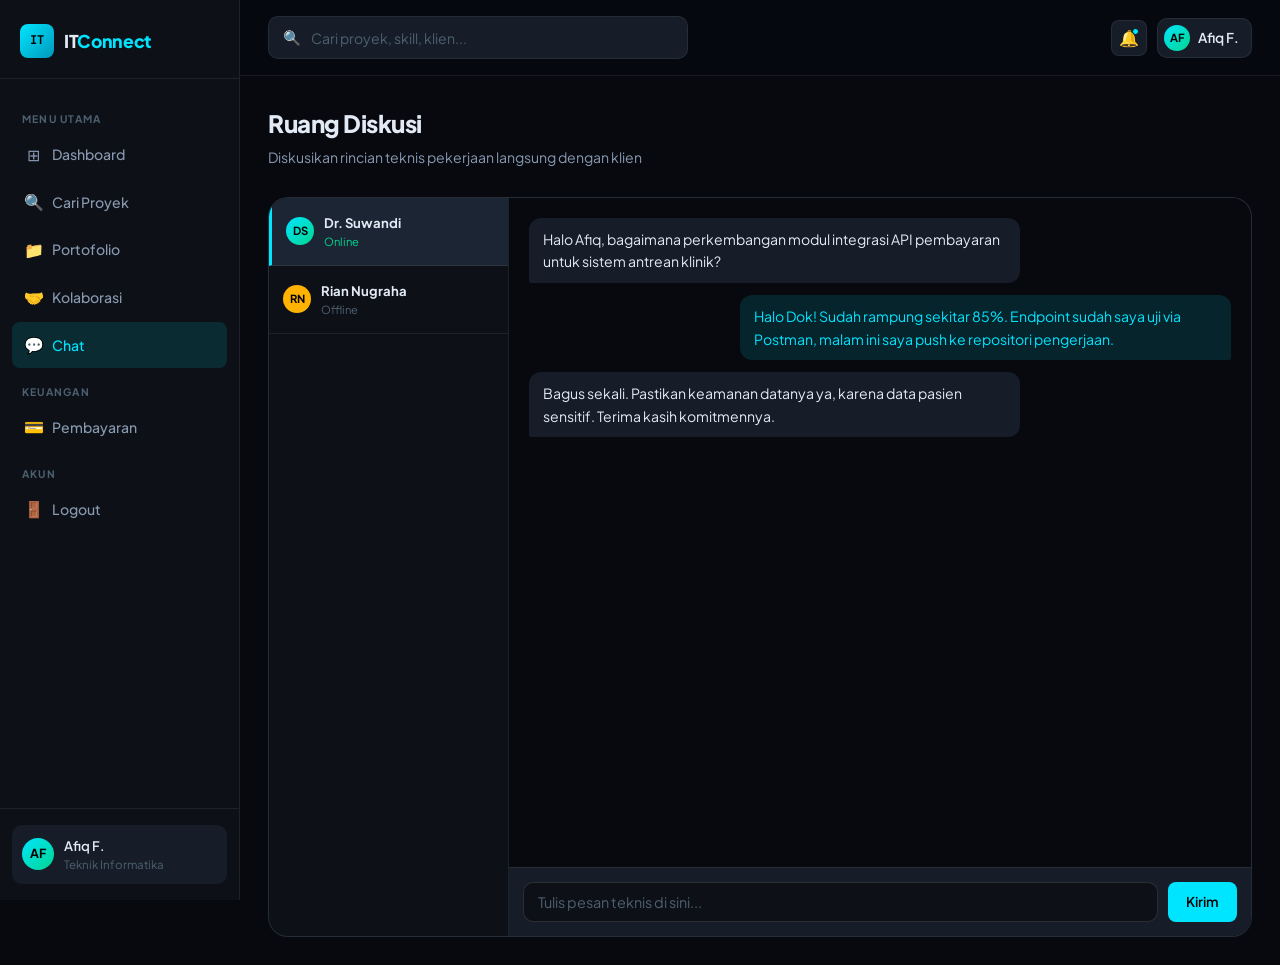
<file: chat.html>
<!DOCTYPE html>
<html lang="id">
<head>
<meta charset="UTF-8"/><meta name="viewport" content="width=device-width,initial-scale=1"/>
<title>ITConnect — Chat</title>
<link rel="stylesheet" href="shared.css"/>
<style>
.chat-box-layout { display: grid; grid-template-columns: 240px 1fr; height: calc(100vh - 160px); background: var(--surface); border: 1px solid var(--border); border-radius: var(--r2); overflow: hidden; }
.chat-sidebar { border-right: 1px solid var(--border); background: var(--bg2); overflow-y: auto; }
.chat-user-item { padding: 14px; border-bottom: 1px solid var(--border); cursor: pointer; display: flex; align-items: center; gap: 10px; transition: background 0.15s; }
.chat-user-item:hover { background: var(--surface); }
.chat-user-item.active { background: var(--surface2); border-left: 3px solid var(--cyan); }
.chat-main-area { display: flex; flex-direction: column; justify-content: space-between; background: var(--bg); }
.chat-messages { padding: 20px; flex: 1; overflow-y: auto; display: flex; flex-direction: column; gap: 12px; }
.msg-bubble { max-width: 70%; padding: 10px 14px; border-radius: 12px; font-size: 0.88rem; }
.msg-incoming { background: var(--surface); align-self: flex-start; color: var(--text); border-bottom-left-radius: 2px; }
.msg-outgoing { background: var(--cyan-dim); color: var(--cyan); align-self: flex-end; border-bottom-right-radius: 2px; }
.chat-input-bar { padding: 14px; border-top: 1px solid var(--border); background: var(--surface); display: flex; gap: 10px; }
</style>
</head>
<body>
<div id="app-root"></div>
<script src="shared-nav.js"></script>
<script>
buildNav('chat','Ruang Diskusi','Diskusikan rincian teknis pekerjaan langsung dengan klien');

document.getElementById('inner-content').innerHTML = `
<div class="chat-box-layout">
  <div class="chat-sidebar">
    <div class="chat-user-item active">
      <div class="avatar" style="width:28px; height:28px; font-size:0.7rem;">DS</div>
      <div>
        <div style="font-size:0.82rem; font-weight:700;">Dr. Suwandi</div>
        <div style="font-size:0.7rem; color:var(--green)">Online</div>
      </div>
    </div>
    <div class="chat-user-item">
      <div class="avatar" style="width:28px; height:28px; font-size:0.7rem; background:var(--amber)">RN</div>
      <div>
        <div style="font-size:0.82rem; font-weight:700;">Rian Nugraha</div>
        <div style="font-size:0.7rem; color:var(--text3)">Offline</div>
      </div>
    </div>
  </div>
  
  <div class="chat-main-area">
    <div class="chat-messages">
      <div class="msg-bubble msg-incoming">Halo Afiq, bagaimana perkembangan modul integrasi API pembayaran untuk sistem antrean klinik?</div>
      <div class="msg-bubble msg-outgoing">Halo Dok! Sudah rampung sekitar 85%. Endpoint sudah saya uji via Postman, malam ini saya push ke repositori pengerjaan.</div>
      <div class="msg-bubble msg-incoming">Bagus sekali. Pastikan keamanan datanya ya, karena data pasien sensitif. Terima kasih komitmennya.</div>
    </div>
    <div class="chat-input-bar">
      <input type="text" class="input-field" placeholder="Tulis pesan teknis di sini..." style="margin-bottom:0; flex:1;"/>
      <button class="btn btn-primary">Kirim</button>
    </div>
  </div>
</div>`;
</script>
</body>
</html>
</file>
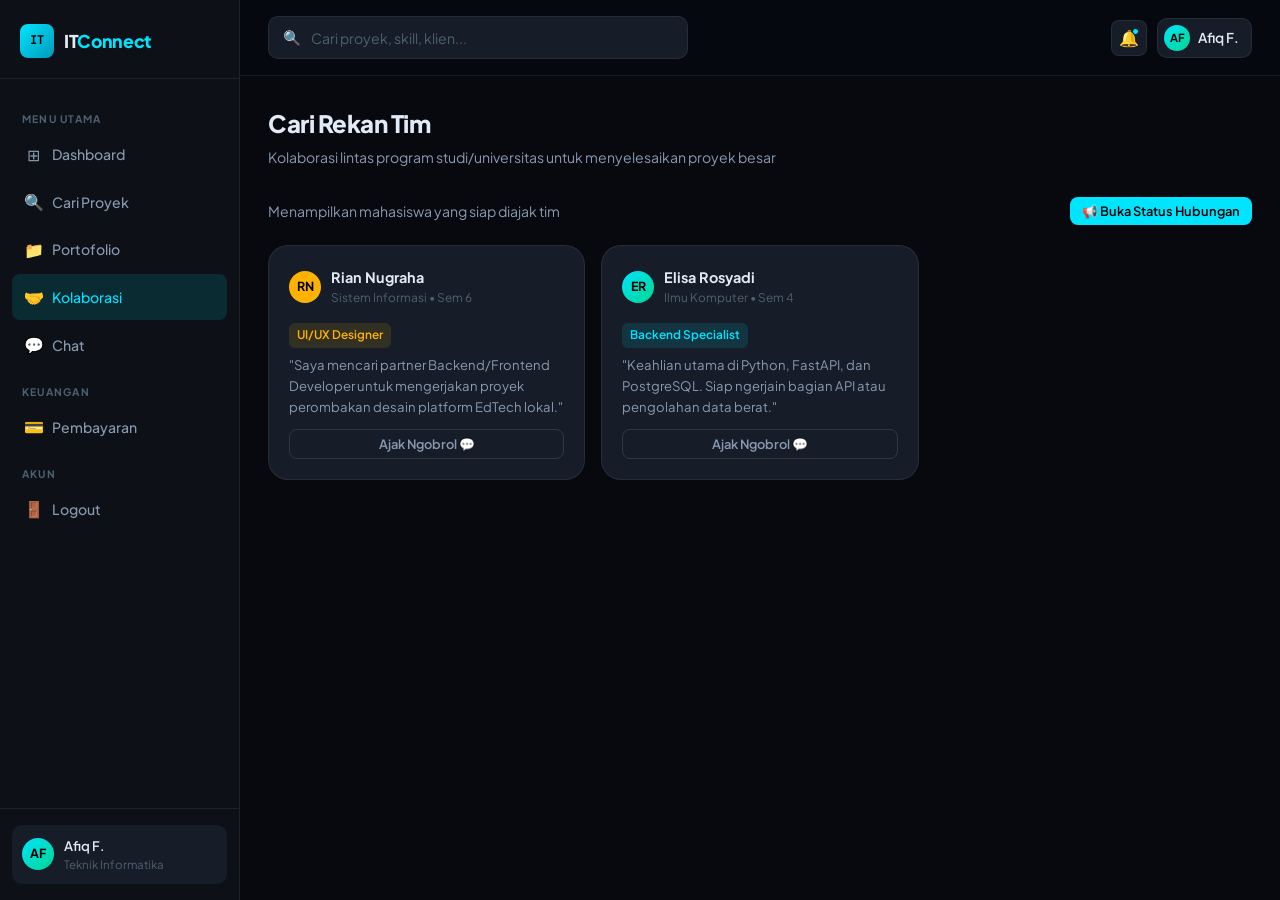
<file: collab.html>
<!DOCTYPE html>
<html lang="id">
<head>
<meta charset="UTF-8"/><meta name="viewport" content="width=device-width,initial-scale=1"/>
<title>ITConnect — Kolaborasi</title>
<link rel="stylesheet" href="shared.css"/>
<style>
.collab-grid { display: grid; grid-template-columns: repeat(auto-fill, minmax(300px, 1fr)); gap: 16px; }
.collab-card { background: var(--surface); border: 1px solid var(--border); border-radius: var(--r2); padding: 20px; display: flex; flex-direction: column; justify-content: space-between; }
</style>
</head>
<body>
<div id="app-root"></div>
<script src="shared-nav.js"></script>
<script>
buildNav('collab','Cari Rekan Tim','Kolaborasi lintas program studi/universitas untuk menyelesaikan proyek besar');

document.getElementById('inner-content').innerHTML = `
<div style="margin-bottom:20px; display:flex; justify-content:space-between; align-items:center;">
  <div style="font-size:0.88rem; color:var(--text2)">Menampilkan mahasiswa yang siap diajak tim</div>
  <button class="btn btn-primary btn-sm" onclick="alert('Status Anda diubah menjadi Terbuka untuk Kolaborasi')">📢 Buka Status Hubungan</button>
</div>

<div class="collab-grid">
  <div class="collab-card">
    <div>
      <div style="display:flex; align-items:center; gap:10px; margin-bottom:12px;">
        <div class="avatar" style="background:var(--amber); color:#000;">RN</div>
        <div>
          <div style="font-weight:700; font-size:0.9rem;">Rian Nugraha</div>
          <div style="font-size:0.74rem; color:var(--text3)">Sistem Informasi • Sem 6</div>
        </div>
      </div>
      <div style="margin-bottom:12px;">
        <span class="badge badge-amber" style="margin-bottom:6px;">UI/UX Designer</span>
        <p style="font-size:0.82rem; color:var(--text2)">"Saya mencari partner Backend/Frontend Developer untuk mengerjakan proyek perombakan desain platform EdTech lokal."</p>
      </div>
    </div>
    <button class="btn btn-outline btn-sm" style="width:100%; justify-content:center;" onclick="window.location.href='chat.html'">Ajak Ngobrol 💬</button>
  </div>

  <div class="collab-card">
    <div>
      <div style="display:flex; align-items:center; gap:10px; margin-bottom:12px;">
        <div class="avatar">ER</div>
        <div>
          <div style="font-weight:700; font-size:0.9rem;">Elisa Rosyadi</div>
          <div style="font-size:0.74rem; color:var(--text3)">Ilmu Komputer • Sem 4</div>
        </div>
      </div>
      <div style="margin-bottom:12px;">
        <span class="badge badge-cyan" style="margin-bottom:6px;">Backend Specialist</span>
        <p style="font-size:0.82rem; color:var(--text2)">"Keahlian utama di Python, FastAPI, dan PostgreSQL. Siap ngerjain bagian API atau pengolahan data berat."</p>
      </div>
    </div>
    <button class="btn btn-outline btn-sm" style="width:100%; justify-content:center;" onclick="window.location.href='chat.html'">Ajak Ngobrol 💬</button>
  </div>
</div>`;
</script>
</body>
</html>
</file>
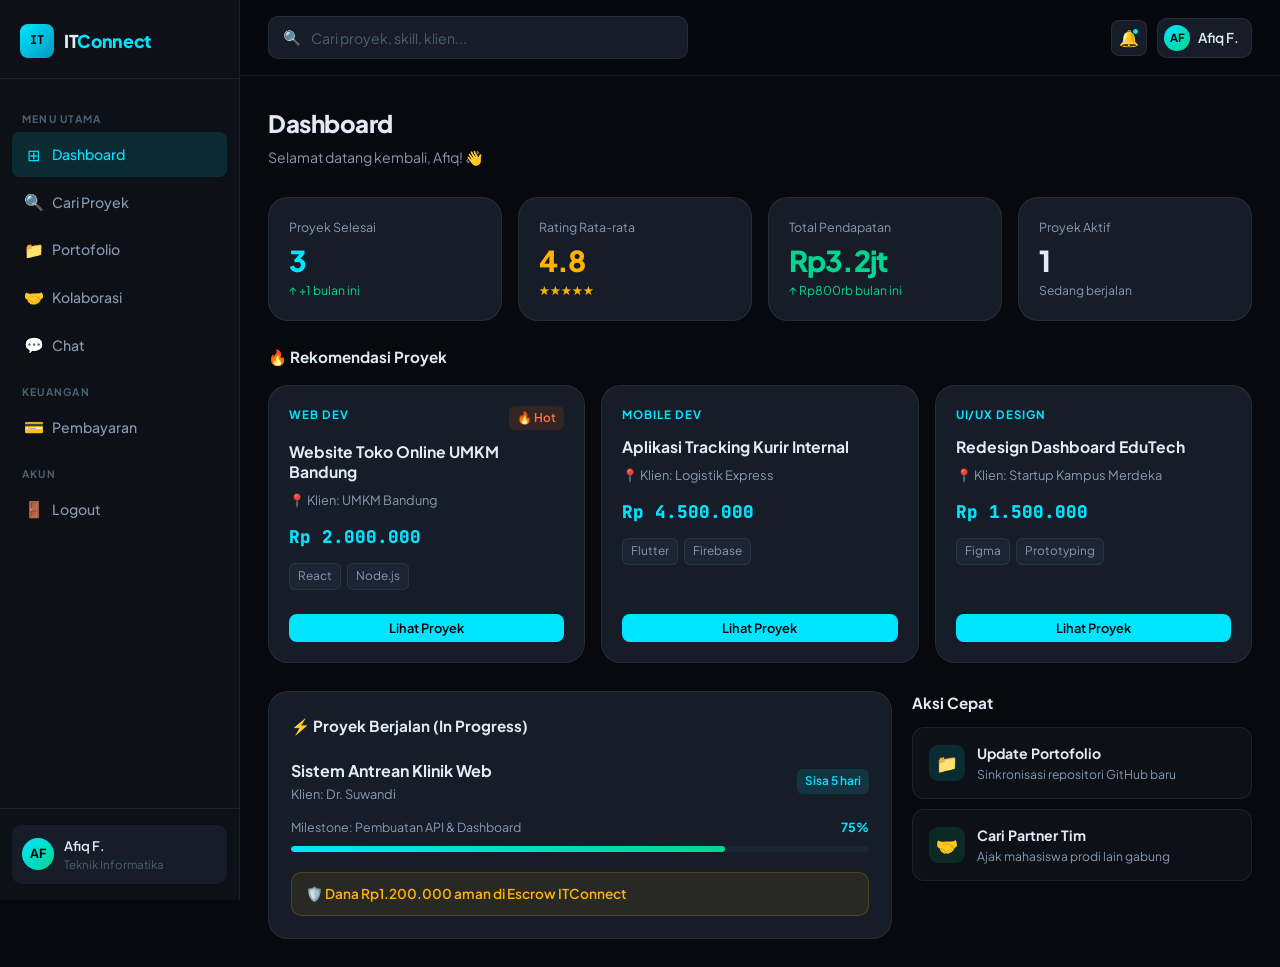
<file: dashboard.html>
<!DOCTYPE html>
<html lang="id">
<head>
<meta charset="UTF-8"/><meta name="viewport" content="width=device-width,initial-scale=1"/>
<title>ITConnect — Dashboard</title>
<link rel="stylesheet" href="shared.css"/>
<style>
.rec-grid { display:grid; grid-template-columns:repeat(auto-fill,minmax(280px,1fr)); gap:16px; margin-bottom:28px; }
.proj-card {
  background:var(--surface); border:1px solid var(--border);
  border-radius:var(--r2); padding:20px;
  display:flex; flex-direction:column; justify-content:space-between;
  transition:all .2s; cursor:pointer;
}
.proj-card:hover { border-color:var(--border2); transform:translateY(-2px); box-shadow:0 8px 30px rgba(0,0,0,0.3); }
.proj-card-top { display:flex; justify-content:space-between; align-items:flex-start; margin-bottom:12px; }
.proj-cat { font-size:0.72rem; font-weight:700; text-transform:uppercase; letter-spacing:0.08em; color:var(--cyan); }
.proj-hot { font-size:0.75rem; background:rgba(255,100,0,0.12); color:#ff7043; padding:2px 8px; border-radius:6px; font-weight:600; }
.proj-title { font-size:0.98rem; font-weight:700; margin-bottom:8px; line-height:1.3; }
.proj-client { font-size:0.8rem; color:var(--text2); margin-bottom:12px; }
.proj-budget { font-size:1.1rem; font-weight:800; color:var(--cyan); font-family:var(--mono); margin-bottom:12px; }
.proj-skills { display:flex; gap:6px; flex-wrap:wrap; margin-bottom:14px; }
.proj-skill { padding:3px 8px; border-radius:6px; font-size:0.74rem; background:var(--surface2); border:1px solid var(--border); color:var(--text2); }

.two-col { display:grid; grid-template-columns:1fr 340px; gap:20px; }
.progress-section { background:var(--surface); border:1px solid var(--border); border-radius:var(--r2); padding:22px; }
.progress-title { font-size:0.95rem; font-weight:700; margin-bottom:20px; display:flex; align-items:center; gap:6px; }

.stat-row { display:flex; justify-content:space-between; align-items:center; padding:12px 0; border-bottom:1px solid var(--border); }
.stat-row:last-child { border-bottom:none; }
.stat-row-label { font-size:0.85rem; color:var(--text2); }
.stat-row-val { font-size:1.1rem; font-weight:800; font-family:var(--mono); }

.quick-actions { display:flex; flex-direction:column; gap:10px; }
.quick-action {
  display:flex; align-items:center; gap:12px;
  padding:14px 16px; border-radius:12px;
  background:var(--bg2); border:1px solid var(--border);
  cursor:pointer; transition:all .15s; text-decoration:none; color:var(--text);
}
.quick-action:hover { background:var(--surface); border-color:var(--border2); }
.qa-icon { width:36px; height:36px; border-radius:9px; display:flex; align-items:center; justify-content:center; font-size:1.1rem; flex-shrink:0; }
.qa-title { font-size:0.88rem; font-weight:700; }
.qa-sub   { font-size:0.76rem; color:var(--text2); }

@media(max-width:992px) { .two-col { grid-template-columns: 1fr; } }
</style>
</head>
<body>
<div id="app-root"></div>
<script src="shared-nav.js"></script>
<script>
buildNav('dashboard','Dashboard','Selamat datang kembali, Afiq! 👋');

document.getElementById('inner-content').innerHTML = `
<div class="stats-row">
  <div class="stat-card">
    <div class="stat-label">Proyek Selesai</div>
    <div class="stat-value" style="color:var(--cyan)">3</div>
    <div class="stat-change">↑ +1 bulan ini</div>
  </div>
  <div class="stat-card">
    <div class="stat-label">Rating Rata-rata</div>
    <div class="stat-value" style="color:var(--amber)">4.8</div>
    <div class="stat-change" style="color:var(--amber)">★★★★★</div>
  </div>
  <div class="stat-card">
    <div class="stat-label">Total Pendapatan</div>
    <div class="stat-value" style="color:var(--green)">Rp3.2jt</div>
    <div class="stat-change">↑ Rp800rb bulan ini</div>
  </div>
  <div class="stat-card">
    <div class="stat-label">Proyek Aktif</div>
    <div class="stat-value">1</div>
    <div class="stat-change" style="color:var(--text2)">Sedang berjalan</div>
  </div>
</div>

<div class="card-title" style="margin-bottom:16px;">🔥 Rekomendasi Proyek</div>
<div class="rec-grid">
  <div class="proj-card" onclick="window.location.href='projects.html'">
    <div>
      <div class="proj-card-top">
        <span class="proj-cat">Web Dev</span>
        <span class="proj-hot">🔥 Hot</span>
      </div>
      <div class="proj-title">Website Toko Online UMKM Bandung</div>
      <div class="proj-client">📍 Klien: UMKM Bandung</div>
      <div class="proj-budget">Rp 2.000.000</div>
      <div class="proj-skills">
        <span class="proj-skill">React</span>
        <span class="proj-skill">Node.js</span>
      </div>
    </div>
    <button class="btn btn-primary btn-sm" style="width:100%; justify-content:center; margin-top:10px;">Lihat Proyek</button>
  </div>

  <div class="proj-card" onclick="window.location.href='projects.html'">
    <div>
      <div class="proj-card-top">
        <span class="proj-cat">Mobile Dev</span>
      </div>
      <div class="proj-title">Aplikasi Tracking Kurir Internal</div>
      <div class="proj-client">📍 Klien: Logistik Express</div>
      <div class="proj-budget">Rp 4.500.000</div>
      <div class="proj-skills">
        <span class="proj-skill">Flutter</span>
        <span class="proj-skill">Firebase</span>
      </div>
    </div>
    <button class="btn btn-primary btn-sm" style="width:100%; justify-content:center; margin-top:10px;">Lihat Proyek</button>
  </div>

  <div class="proj-card" onclick="window.location.href='projects.html'">
    <div>
      <div class="proj-card-top">
        <span class="proj-cat">UI/UX Design</span>
      </div>
      <div class="proj-title">Redesign Dashboard EduTech</div>
      <div class="proj-client">📍 Klien: Startup Kampus Merdeka</div>
      <div class="proj-budget">Rp 1.500.000</div>
      <div class="proj-skills">
        <span class="proj-skill">Figma</span>
        <span class="proj-skill">Prototyping</span>
      </div>
    </div>
    <button class="btn btn-primary btn-sm" style="width:100%; justify-content:center; margin-top:10px;">Lihat Proyek</button>
  </div>
</div>

<div class="two-col">
  <div class="progress-section">
    <div class="progress-title">⚡ Proyek Berjalan (In Progress)</div>
    <div style="margin-bottom:14px; display:flex; justify-content:space-between; align-items:center;">
      <div>
        <div style="font-weight:700; font-size:1rem;">Sistem Antrean Klinik Web</div>
        <div style="font-size:0.8rem; color:var(--text2)">Klien: Dr. Suwandi</div>
      </div>
      <span class="badge badge-cyan">Sisa 5 hari</span>
    </div>
    <div style="margin-bottom:8px; display:flex; justify-content:space-between; font-size:0.78rem;">
      <span style="color:var(--text2)">Milestone: Pembuatan API & Dashboard</span>
      <span style="font-weight:700; color:var(--cyan);">75%</span>
    </div>
    <div class="progress-bar" style="margin-bottom:20px;">
      <div class="progress-fill" style="width: 75%"></div>
    </div>
    <div class="escrow-status">🛡️ Dana Rp1.200.000 aman di Escrow ITConnect</div>
  </div>

  <div>
    <div class="card-title" style="margin-bottom:12px;">Aksi Cepat</div>
    <div class="quick-actions">
      <a href="portfolio.html" class="quick-action">
        <div class="qa-icon" style="background:var(--cyan-dim); color:var(--cyan)">📁</div>
        <div>
          <div class="qa-title">Update Portofolio</div>
          <div class="qa-sub">Sinkronisasi repositori GitHub baru</div>
        </div>
      </a>
      <a href="collab.html" class="quick-action">
        <div class="qa-icon" style="background:var(--green-dim); color:var(--green)">🤝</div>
        <div>
          <div class="qa-title">Cari Partner Tim</div>
          <div class="qa-sub">Ajak mahasiswa prodi lain gabung</div>
        </div>
      </a>
    </div>
  </div>
</div>`;
</script>
</body>
</html>
</file>
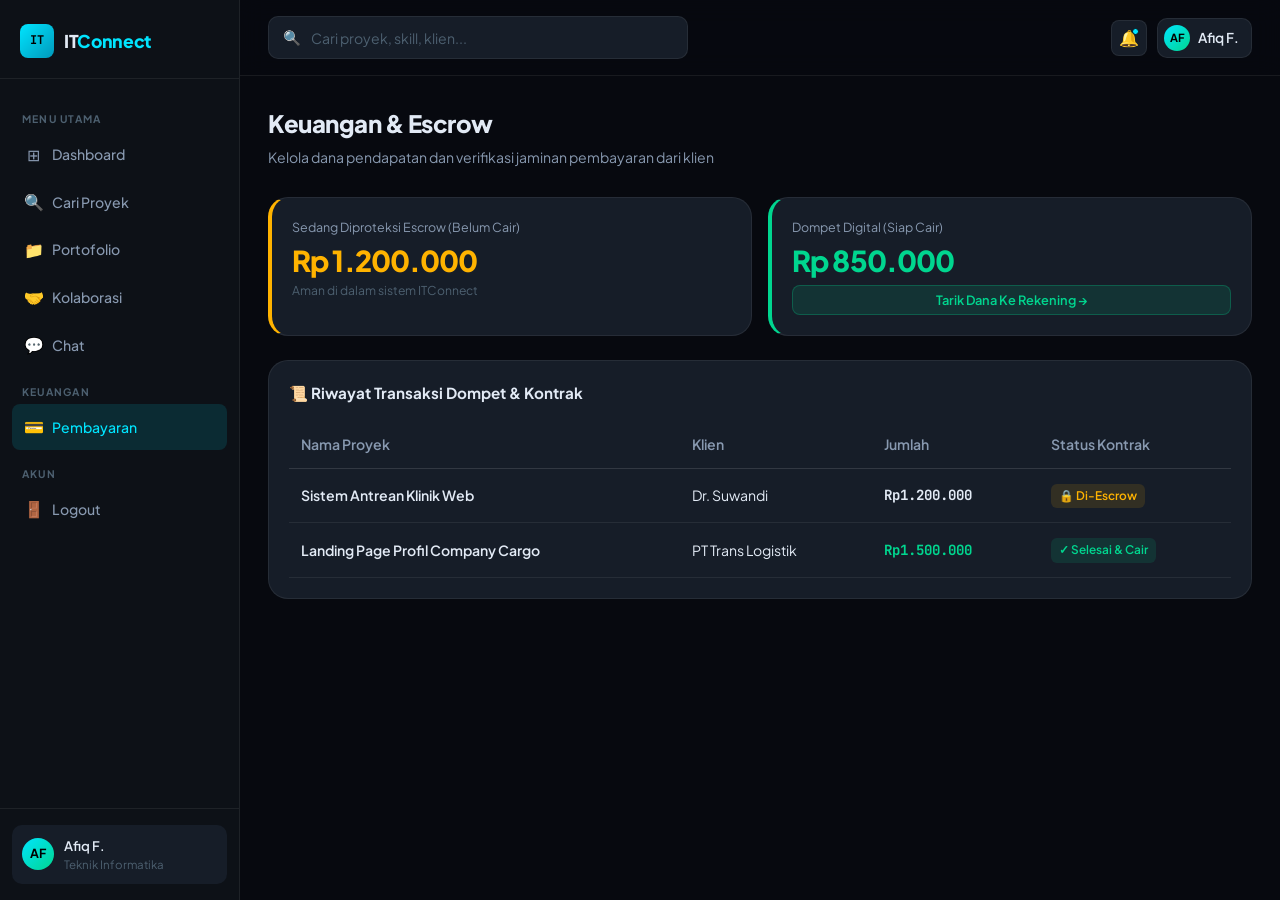
<file: payment.html>
<!DOCTYPE html>
<html lang="id">
<head>
<meta charset="UTF-8"/><meta name="viewport" content="width=device-width,initial-scale=1"/>
<title>ITConnect — Pembayaran</title>
<link rel="stylesheet" href="shared.css"/>
<style>
.pay-table { width: 100%; border-collapse: collapse; text-align: left; font-size: 0.88rem; margin-top: 14px; }
.pay-table th { padding: 12px; border-bottom: 1px solid var(--border2); color: var(--text2); font-weight: 600; }
.pay-table td { padding: 14px 12px; border-bottom: 1px solid var(--border); }
</style>
</head>
<body>
<div id="app-root"></div>
<script src="shared-nav.js"></script>
<script>
buildNav('payment','Keuangan & Escrow','Kelola dana pendapatan dan verifikasi jaminan pembayaran dari klien');

document.getElementById('inner-content').innerHTML = `
<div class="stats-row" style="grid-template-columns: 1fr 1fr;">
  <div class="stat-card" style="border-left: 4px solid var(--amber);">
    <div class="stat-label">Sedang Diproteksi Escrow (Belum Cair)</div>
    <div class="stat-value" style="color:var(--amber)">Rp 1.200.000</div>
    <div class="stat-change" style="color:var(--text3)">Aman di dalam sistem ITConnect</div>
  </div>
  <div class="stat-card" style="border-left: 4px solid var(--green);">
    <div class="stat-label">Dompet Digital (Siap Cair)</div>
    <div class="stat-value" style="color:var(--green)">Rp 850.000</div>
    <button class="btn btn-success btn-sm" style="margin-top:10px; width:100%; justify-content:center;" onclick="alert('Dana sedang ditransfer ke rekening bank Anda!')">Tarik Dana Ke Rekening →</button>
  </div>
</div>

<div class="card">
  <div class="card-title">📜 Riwayat Transaksi Dompet & Kontrak</div>
  <table class="pay-table">
    <thead>
      <tr>
        <th>Nama Proyek</th>
        <th>Klien</th>
        <th>Jumlah</th>
        <th>Status Kontrak</th>
      </tr>
    </thead>
    <tbody>
      <tr>
        <td style="font-weight:600;">Sistem Antrean Klinik Web</td>
        <td>Dr. Suwandi</td>
        <td style="font-family:var(--mono); font-weight:700;">Rp1.200.000</td>
        <td><span class="badge badge-amber">🔒 Di-Escrow</span></td>
      </tr>
      <tr>
        <td style="font-weight:600;">Landing Page Profil Company Cargo</td>
        <td>PT Trans Logistik</td>
        <td style="font-family:var(--mono); font-weight:700; color:var(--green)">Rp1.500.000</td>
        <td><span class="badge badge-green">✓ Selesai & Cair</span></td>
      </tr>
    </tbody>
  </table>
</div>`;
</script>
</body>
</html>
</file>
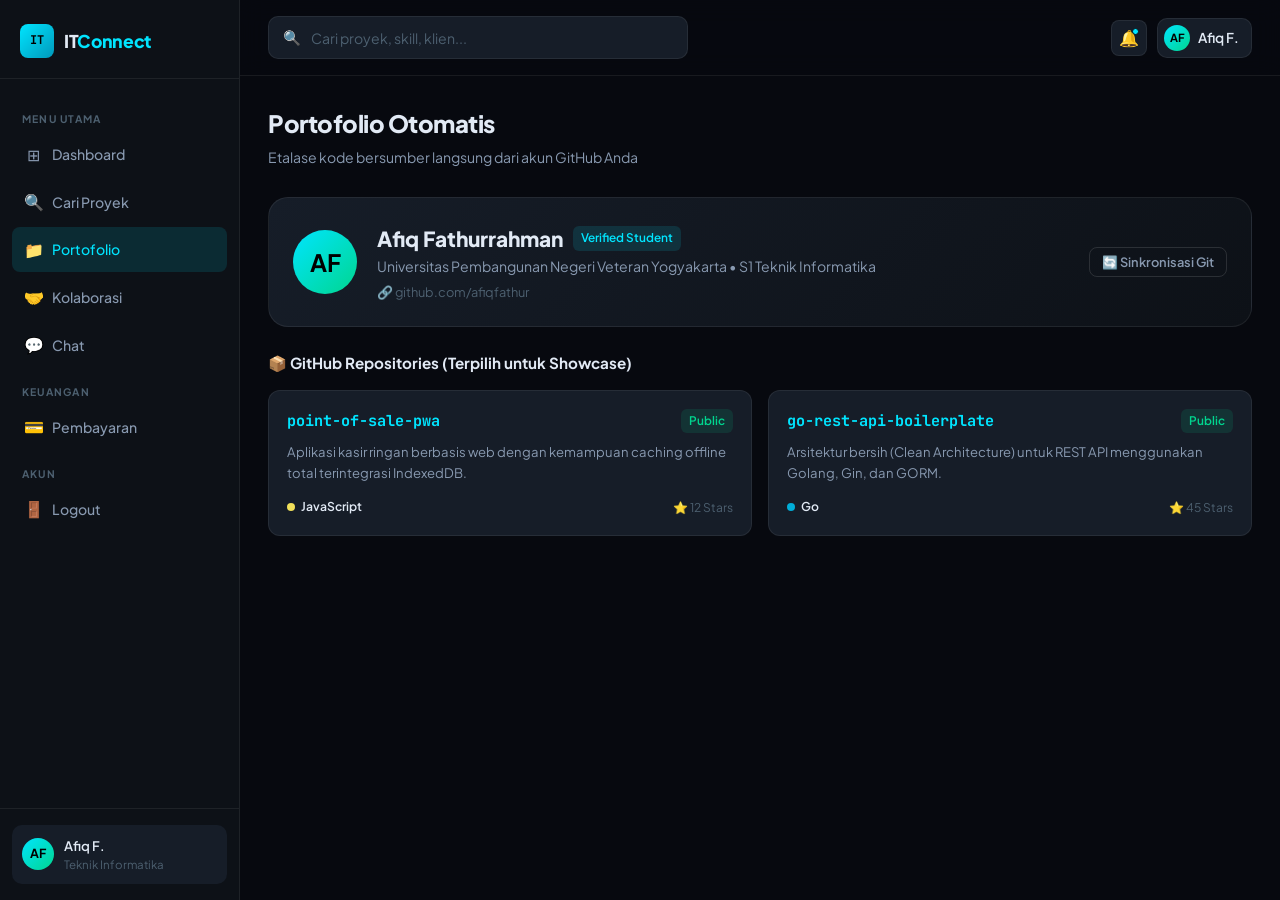
<file: portofolio.html>
<!DOCTYPE html>
<html lang="id">
<head>
<meta charset="UTF-8"/><meta name="viewport" content="width=device-width,initial-scale=1"/>
<title>ITConnect — Portofolio</title>
<link rel="stylesheet" href="shared.css"/>
<style>
.profile-hero { background: linear-gradient(135deg, var(--surface), var(--bg2)); border: 1px solid var(--border); border-radius: var(--r2); padding: 24px; display: flex; align-items: center; gap: 20px; margin-bottom: 24px; }
.repo-grid { display: grid; grid-template-columns: repeat(auto-fill, minmax(320px, 1fr)); gap: 16px; }
.repo-card { background: var(--surface); border: 1px solid var(--border); border-radius: var(--r); padding: 18px; display: flex; flex-direction: column; justify-content: space-between; }
.repo-lang { display: flex; align-items: center; gap: 6px; font-size: 0.76rem; font-weight: 600; }
.lang-dot { width: 8px; height: 8px; border-radius: 50%; }
</style>
</head>
<body>
<div id="app-root"></div>
<script src="shared-nav.js"></script>
<script>
buildNav('portfolio','Portofolio Otomatis','Etalase kode bersumber langsung dari akun GitHub Anda');

document.getElementById('inner-content').innerHTML = `
<div class="profile-hero">
  <div class="avatar" style="width:64px; height:64px; font-size:1.5rem;">AF</div>
  <div style="flex:1;">
    <div style="display:flex; align-items:center; gap:10px;">
      <h2 style="font-size:1.3rem; font-weight:800;">Afiq Fathurrahman</h2>
      <span class="badge badge-cyan">Verified Student</span>
    </div>
    <p style="font-size:0.88rem; color:var(--text2)">Universitas Pembangunan Negeri Veteran Yogyakarta • S1 Teknik Informatika</p>
    <div style="font-size:0.8rem; color:var(--text3); margin-top:4px;">🔗 github.com/afiqfathur</div>
  </div>
  <button class="btn btn-outline btn-sm" onclick="alert('Mengambil repositori terbaru...')">🔄 Sinkronisasi Git</button>
</div>

<div class="card-title" style="margin-bottom:14px;">📦 GitHub Repositories (Terpilih untuk Showcase)</div>
<div class="repo-grid">
  <div class="repo-card">
    <div>
      <div style="display:flex; justify-content:space-between; margin-bottom:8px;">
        <span style="font-family:var(--mono); font-weight:700; font-size:0.95rem; color:var(--cyan)">point-of-sale-pwa</span>
        <span class="badge badge-green">Public</span>
      </div>
      <p style="font-size:0.82rem; color:var(--text2); margin-bottom:14px;">Aplikasi kasir ringan berbasis web dengan kemampuan caching offline total terintegrasi IndexedDB.</p>
    </div>
    <div style="display:flex; justify-content:space-between; align-items:center;">
      <div class="repo-lang"><div class="lang-dot" style="background:#f1e05a"></div>JavaScript</div>
      <span style="font-size:0.75rem; color:var(--text3)">⭐ 12 Stars</span>
    </div>
  </div>

  <div class="repo-card">
    <div>
      <div style="display:flex; justify-content:space-between; margin-bottom:8px;">
        <span style="font-family:var(--mono); font-weight:700; font-size:0.95rem; color:var(--cyan)">go-rest-api-boilerplate</span>
        <span class="badge badge-green">Public</span>
      </div>
      <p style="font-size:0.82rem; color:var(--text2); margin-bottom:14px;">Arsitektur bersih (Clean Architecture) untuk REST API menggunakan Golang, Gin, dan GORM.</p>
    </div>
    <div style="display:flex; justify-content:space-between; align-items:center;">
      <div class="repo-lang"><div class="lang-dot" style="background:#00add8"></div>Go</div>
      <span style="font-size:0.75rem; color:var(--text3)">⭐ 45 Stars</span>
    </div>
  </div>
</div>`;
</script>
</body>
</html>
</file>
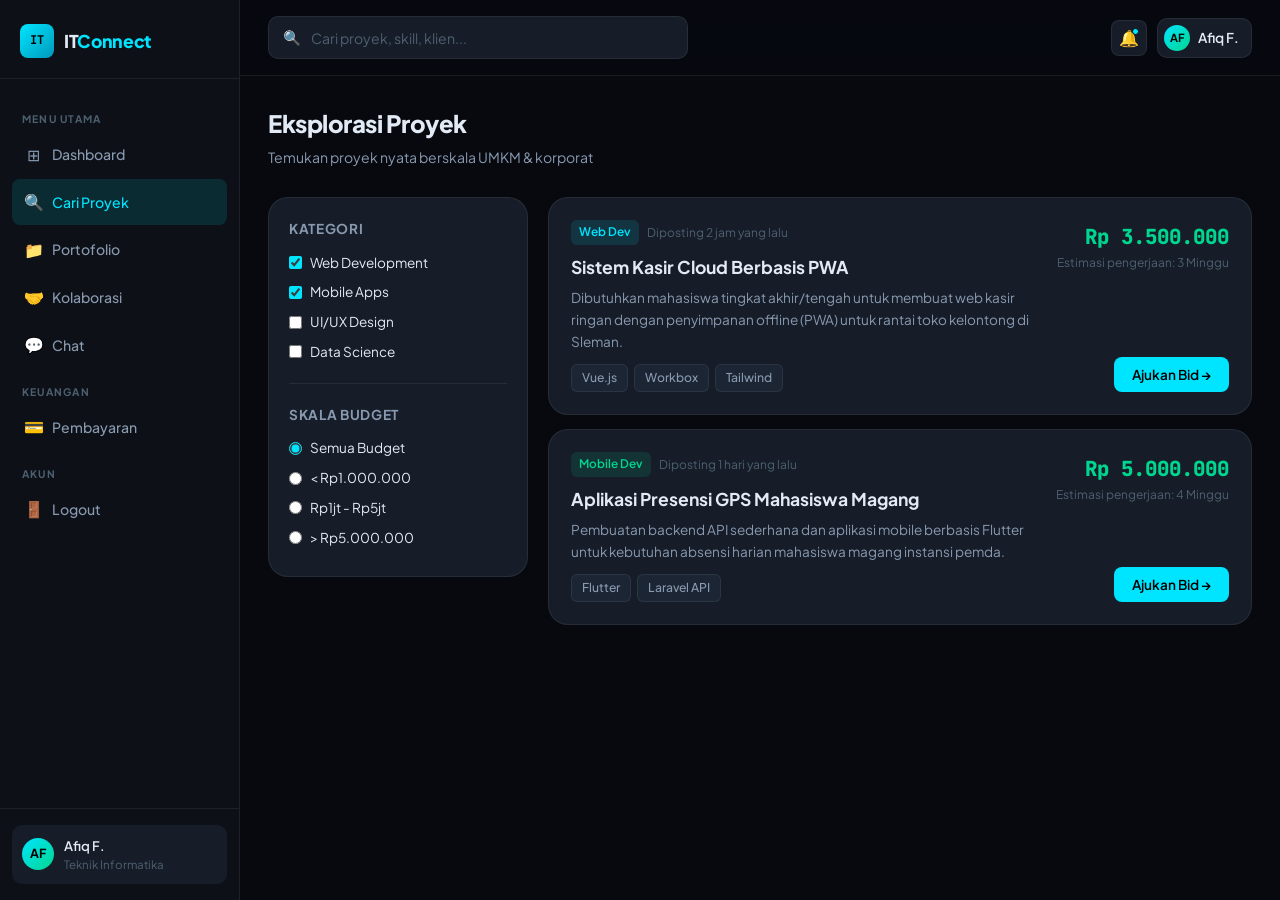
<file: projects.html>
<!DOCTYPE html>
<html lang="id">
<head>
<meta charset="UTF-8"/><meta name="viewport" content="width=device-width,initial-scale=1"/>
<title>ITConnect — Cari Proyek</title>
<link rel="stylesheet" href="shared.css"/>
<style>
.search-grid { display: grid; grid-template-columns: 260px 1fr; gap: 20px; }
.filter-card { background: var(--surface); border: 1px solid var(--border); border-radius: var(--r2); padding: 20px; height: fit-content; }
.filter-title { font-size: 0.85rem; font-weight: 700; text-transform: uppercase; letter-spacing: 0.05em; color: var(--text2); margin-bottom: 12px; }
.filter-option { display: flex; align-items: center; gap: 8px; font-size: 0.85rem; color: var(--text); margin-bottom: 8px; cursor: pointer; }
.filter-option input { accent-color: var(--cyan); }

.project-list { display: flex; flex-direction: column; gap: 14px; }
.feed-card {
  background: var(--surface); border: 1px solid var(--border); border-radius: var(--r2); padding: 22px;
  transition: all 0.2s; display: grid; grid-template-columns: 1fr 180px; gap: 20px;
}
.feed-card:hover { border-color: var(--border2); transform: translateX(2px); }
.feed-info { display: flex; flex-direction: column; justify-content: space-between; }
.feed-meta { display: flex; align-items: center; gap: 12px; font-size: 0.78rem; color: var(--text3); margin-top: auto; }
.feed-right { display: flex; flex-direction: column; justify-content: space-between; align-items: flex-end; text-align: right; }
</style>
</head>
<body>
<div id="app-root"></div>
<script src="shared-nav.js"></script>
<script>
buildNav('projects','Eksplorasi Proyek','Temukan proyek nyata berskala UMKM & korporat');

document.getElementById('inner-content').innerHTML = `
<div class="search-grid">
  <!-- FILTER SIDEBAR -->
  <div class="filter-card">
    <div class="filter-title">Kategori</div>
    <label class="filter-option"><input type="checkbox" checked/> Web Development</label>
    <label class="filter-option"><input type="checkbox" checked/> Mobile Apps</label>
    <label class="filter-option"><input type="checkbox"/> UI/UX Design</label>
    <label class="filter-option"><input type="checkbox"/> Data Science</label>

    <div class="divider"></div>
    <div class="filter-title">Skala Budget</div>
    <label class="filter-option"><input type="radio" name="b" checked/> Semua Budget</label>
    <label class="filter-option"><input type="radio" name="b"/> < Rp1.000.000</label>
    <label class="filter-option"><input type="radio" name="b"/> Rp1jt - Rp5jt</label>
    <label class="filter-option"><input type="radio" name="b"/> > Rp5.000.000</label>
  </div>

  <!-- FEED LIST -->
  <div class="project-list">
    <div class="feed-card">
      <div class="feed-info">
        <div>
          <div style="display:flex; gap:8px; align-items:center; margin-bottom:8px;">
            <span class="badge badge-cyan">Web Dev</span>
            <span style="font-size:0.75rem; color:var(--text3)">Diposting 2 jam yang lalu</span>
          </div>
          <div style="font-size:1.1rem; font-weight:700; margin-bottom:6px;">Sistem Kasir Cloud Berbasis PWA</div>
          <p style="font-size:0.85rem; color:var(--text2); margin-bottom:12px;">Dibutuhkan mahasiswa tingkat akhir/tengah untuk membuat web kasir ringan dengan penyimpanan offline (PWA) untuk rantai toko kelontong di Sleman.</p>
        </div>
        <div class="tags">
          <span class="tag">Vue.js</span><span class="tag">Workbox</span><span class="tag">Tailwind</span>
        </div>
      </div>
      <div class="feed-right">
        <div>
          <div style="font-size:1.3rem; font-weight:800; color:var(--green); font-family:var(--mono);">Rp 3.500.000</div>
          <div style="font-size:0.75rem; color:var(--text3)">Estimasi pengerjaan: 3 Minggu</div>
        </div>
        <button class="btn btn-primary" onclick="alert('Berhasil mengirim lamaran proyek! Portofolio otomatis Anda telah terlampir.')">Ajukan Bid →</button>
      </div>
    </div>

    <div class="feed-card">
      <div class="feed-info">
        <div>
          <div style="display:flex; gap:8px; align-items:center; margin-bottom:8px;">
            <span class="badge badge-green">Mobile Dev</span>
            <span style="font-size:0.75rem; color:var(--text3)">Diposting 1 hari yang lalu</span>
          </div>
          <div style="font-size:1.1rem; font-weight:700; margin-bottom:6px;">Aplikasi Presensi GPS Mahasiswa Magang</div>
          <p style="font-size:0.85rem; color:var(--text2); margin-bottom:12px;">Pembuatan backend API sederhana dan aplikasi mobile berbasis Flutter untuk kebutuhan absensi harian mahasiswa magang instansi pemda.</p>
        </div>
        <div class="tags">
          <span class="tag">Flutter</span><span class="tag">Laravel API</span>
        </div>
      </div>
      <div class="feed-right">
        <div>
          <div style="font-size:1.3rem; font-weight:800; color:var(--green); font-family:var(--mono);">Rp 5.000.000</div>
          <div style="font-size:0.75rem; color:var(--text3)">Estimasi pengerjaan: 4 Minggu</div>
        </div>
        <button class="btn btn-primary" onclick="alert('Berhasil mengirim lamaran proyek!')">Ajukan Bid →</button>
      </div>
    </div>
  </div>
</div>`;
</script>
</body>
</html>
</file>
<file: shared.css>
@import url('https://fonts.googleapis.com/css2?family=Plus+Jakarta+Sans:wght@300;400;500;600;700;800&family=JetBrains+Mono:wght@400;500;700&display=swap');

:root {
  --bg:        #07090f;
  --bg2:       #0d1117;
  --bg3:       #131920;
  --surface:   #161d28;
  --surface2:  #1c2533;
  --border:    rgba(255,255,255,0.07);
  --border2:   rgba(255,255,255,0.12);
  --cyan:      #00e5ff;
  --cyan-dim:  rgba(0,229,255,0.12);
  --cyan-glow: rgba(0,229,255,0.25);
  --green:     #00d68f;
  --green-dim: rgba(0,214,143,0.12);
  --amber:     #ffb300;
  --red:       #ff4d6d;
  --text:      #e2eaf5;
  --text2:     #8899b0;
  --text3:     #4d6070;
  --mono:      'JetBrains Mono', monospace;
  --sans:      'Plus Jakarta Sans', sans-serif;
  --r:         12px;
  --r2:        20px;
}

*, *::before, *::after { box-sizing: border-box; margin: 0; padding: 0; }
html { scroll-behavior: smooth; }

body {
  font-family: var(--sans);
  background: var(--bg);
  color: var(--text);
  min-height: 100vh;
  line-height: 1.6;
  -webkit-font-smoothing: antialiased;
}

a { text-decoration: none; color: inherit; }
button { font-family: var(--sans); cursor: pointer; border: none; }
input, select, textarea { font-family: var(--sans); outline: none; }
ul { list-style: none; }
img { max-width: 100%; display: block; }

/* ─── LAYOUT ─── */
.app-shell {
  display: grid;
  grid-template-columns: 240px 1fr;
  min-height: 100vh;
}

/* ─── SIDEBAR ─── */
.sidebar {
  background: var(--bg2);
  border-right: 1px solid var(--border);
  display: flex;
  flex-direction: column;
  padding: 0;
  position: sticky;
  top: 0;
  height: 100vh;
  overflow-y: auto;
}
.sidebar-logo {
  padding: 24px 20px 20px;
  border-bottom: 1px solid var(--border);
  display: flex;
  align-items: center;
  gap: 10px;
}
.logo-mark {
  width: 34px; height: 34px;
  background: linear-gradient(135deg, var(--cyan), #0099bb);
  border-radius: 8px;
  display: flex; align-items: center; justify-content: center;
  font-family: var(--mono); font-size: 0.75rem; font-weight: 700; color: #000;
}
.logo-text {
  font-size: 1.1rem; font-weight: 800; letter-spacing: -0.02em;
}
.logo-text span { color: var(--cyan); }

.sidebar-nav { padding: 16px 12px; flex: 1; }
.nav-section-label {
  font-size: 0.65rem; font-weight: 700; letter-spacing: 0.12em;
  text-transform: uppercase; color: var(--text3);
  padding: 8px 10px 4px;
  margin-top: 8px;
}
.nav-item {
  display: flex; align-items: center; gap: 10px;
  padding: 10px 12px; border-radius: 8px;
  font-size: 0.88rem; font-weight: 500; color: var(--text2);
  transition: all 0.15s; cursor: pointer; margin-bottom: 2px;
}
.nav-item:hover { background: var(--surface); color: var(--text); }
.nav-item.active { background: var(--cyan-dim); color: var(--cyan); }
.nav-item .icon { width: 18px; text-align: center; font-size: 1rem; flex-shrink: 0; }

.sidebar-footer {
  padding: 16px 12px;
  border-top: 1px solid var(--border);
}
.user-chip {
  display: flex; align-items: center; gap: 10px;
  padding: 10px; border-radius: 10px;
  background: var(--surface); cursor: pointer;
  transition: background 0.15s;
}
.user-chip:hover { background: var(--surface2); }
.avatar {
  width: 32px; height: 32px; border-radius: 50%;
  background: linear-gradient(135deg, var(--cyan), var(--green));
  display: flex; align-items: center; justify-content: center;
  font-size: 0.78rem; font-weight: 700; color: #000; flex-shrink: 0;
}
.user-info { flex: 1; min-width: 0; }
.user-name { font-size: 0.82rem; font-weight: 600; color: var(--text); white-space: nowrap; overflow: hidden; text-overflow: ellipsis; }
.user-sub  { font-size: 0.72rem; color: var(--text3); }

/* ─── MAIN CONTENT ─── */
.main {
  overflow-y: auto;
  background: var(--bg);
}

/* ─── TOP BAR ─── */
.topbar {
  display: flex; align-items: center; gap: 16px;
  padding: 16px 28px;
  border-bottom: 1px solid var(--border);
  background: rgba(7, 9, 15, 0.8);
  position: sticky; top: 0; z-index: 10;
  backdrop-filter: blur(12px);
}
.search-box {
  flex: 1; max-width: 420px;
  display: flex; align-items: center; gap: 10px;
  background: var(--surface); border: 1px solid var(--border);
  border-radius: 10px; padding: 9px 14px;
  transition: border-color 0.15s;
}
.search-box:focus-within { border-color: var(--cyan); }
.search-box input {
  background: none; border: none; color: var(--text);
  font-size: 0.88rem; flex: 1;
}
.search-box input::placeholder { color: var(--text3); }
.search-icon { color: var(--text3); font-size: 0.9rem; }
.topbar-right { display: flex; align-items: center; gap: 10px; margin-left: auto; }
.icon-btn {
  width: 36px; height: 36px; border-radius: 8px;
  display: flex; align-items: center; justify-content: center;
  background: var(--surface); border: 1px solid var(--border);
  color: var(--text2); font-size: 1rem; cursor: pointer;
  transition: all 0.15s; position: relative;
}
.icon-btn:hover { background: var(--surface2); color: var(--text); }
.notif-dot {
  width: 7px; height: 7px; background: var(--cyan);
  border-radius: 50%; position: absolute; top: 7px; right: 7px;
  border: 1px solid var(--bg2);
}
.profile-btn {
  display: flex; align-items: center; gap: 8px;
  padding: 6px 12px 6px 6px; border-radius: 10px;
  background: var(--surface); border: 1px solid var(--border);
  cursor: pointer; transition: all 0.15s;
}
.profile-btn:hover { background: var(--surface2); }
.profile-btn .avatar { width: 26px; height: 26px; font-size: 0.7rem; }
.profile-btn span { font-size: 0.85rem; font-weight: 600; }

/* ─── PAGE CONTENT ─── */
.page { padding: 28px; animation: fadeIn 0.25s ease both; }
@keyframes fadeIn { from { opacity:0; transform:translateY(8px); } to { opacity:1; transform:none; } }

.page-header { margin-bottom: 28px; }
.page-title { font-size: 1.5rem; font-weight: 800; letter-spacing: -0.02em; margin-bottom: 4px; }
.page-sub { font-size: 0.88rem; color: var(--text2); }

/* ─── CARDS ─── */
.card {
  background: var(--surface); border: 1px solid var(--border);
  border-radius: var(--r2); padding: 20px;
  transition: border-color 0.15s;
}
.card:hover { border-color: var(--border2); }
.card-title { font-size: 0.95rem; font-weight: 700; margin-bottom: 16px; display: flex; align-items: center; gap: 8px; }

/* ─── STAT CARDS ─── */
.stats-row { display: grid; grid-template-columns: repeat(4,1fr); gap: 16px; margin-bottom: 24px; }
.stat-card {
  background: var(--surface); border: 1px solid var(--border);
  border-radius: var(--r2); padding: 20px;
}
.stat-label { font-size: 0.78rem; color: var(--text2); margin-bottom: 8px; }
.stat-value { font-size: 1.8rem; font-weight: 800; letter-spacing: -0.03em; line-height: 1; }
.stat-change { font-size: 0.76rem; color: var(--green); margin-top: 6px; }

/* ─── BUTTONS ─── */
.btn {
  display: inline-flex; align-items: center; gap: 6px;
  padding: 9px 18px; border-radius: 8px;
  font-size: 0.85rem; font-weight: 600; cursor: pointer;
  transition: all 0.15s; border: none; white-space: nowrap;
}
.btn-primary { background: var(--cyan); color: #000; }
.btn-primary:hover { background: #00ccee; box-shadow: 0 0 16px var(--cyan-glow); }
.btn-outline {
  background: transparent; color: var(--text2);
  border: 1px solid var(--border2);
}
.btn-outline:hover { background: var(--surface2); color: var(--text); }
.btn-ghost { background: var(--surface2); color: var(--text2); }
.btn-ghost:hover { color: var(--text); }
.btn-danger { background: rgba(255,77,109,0.12); color: var(--red); border: 1px solid rgba(255,77,109,0.25); }
.btn-success { background: var(--green-dim); color: var(--green); border: 1px solid rgba(0,214,143,0.25); }
.btn-sm { padding: 6px 12px; font-size: 0.8rem; }
.btn-lg { padding: 12px 24px; font-size: 0.95rem; }

/* ─── BADGES ─── */
.badge {
  display: inline-flex; align-items: center; gap: 4px;
  padding: 3px 8px; border-radius: 6px; font-size: 0.74rem; font-weight: 600;
}
.badge-cyan { background: var(--cyan-dim); color: var(--cyan); }
.badge-green { background: var(--green-dim); color: var(--green); }
.badge-amber { background: rgba(255,179,0,0.12); color: var(--amber); }
.badge-red { background: rgba(255,77,109,0.12); color: var(--red); }

/* ─── INPUTS ─── */
.input-group { margin-bottom: 16px; }
.input-label { font-size: 0.8rem; font-weight: 600; color: var(--text2); margin-bottom: 6px; display: block; }
.input-field {
  width: 100%; padding: 10px 14px;
  background: var(--bg2); border: 1px solid var(--border2);
  border-radius: 10px; color: var(--text); font-size: 0.9rem;
  transition: border-color 0.15s;
}
.input-field:focus { border-color: var(--cyan); }
.input-field::placeholder { color: var(--text3); }

/* ─── DIVIDER ─── */
.divider { height: 1px; background: var(--border); margin: 20px 0; }

/* ─── TAGS ─── */
.tags { display: flex; flex-wrap: wrap; gap: 6px; }
.tag {
  padding: 3px 10px; border-radius: 6px; font-size: 0.76rem; font-weight: 500;
  background: var(--surface2); color: var(--text2); border: 1px solid var(--border);
}

/* ─── PROGRESS BAR ─── */
.progress-bar { height: 6px; background: var(--surface2); border-radius: 3px; overflow: hidden; }
.progress-fill { height: 100%; background: linear-gradient(90deg,var(--cyan),var(--green)); border-radius: 3px; transition: width 0.5s ease; }

/* ─── ESCROW STATUS ─── */
.escrow-status {
  display: flex; align-items: center; gap: 8px;
  padding: 10px 14px; border-radius: 10px;
  background: rgba(255,179,0,0.08); border: 1px solid rgba(255,179,0,0.2);
  font-size: 0.85rem; color: var(--amber); font-weight: 600;
}

/* ─── STARS ─── */
.stars { color: var(--amber); font-size: 0.9rem; letter-spacing: 1px; }

/* ─── RESPONSIVE ─── */
@media (max-width:768px) {
  .app-shell { grid-template-columns: 1fr; }
  .sidebar { display: none; }
  .stats-row { grid-template-columns: 1fr 1fr; }
}
</file>
